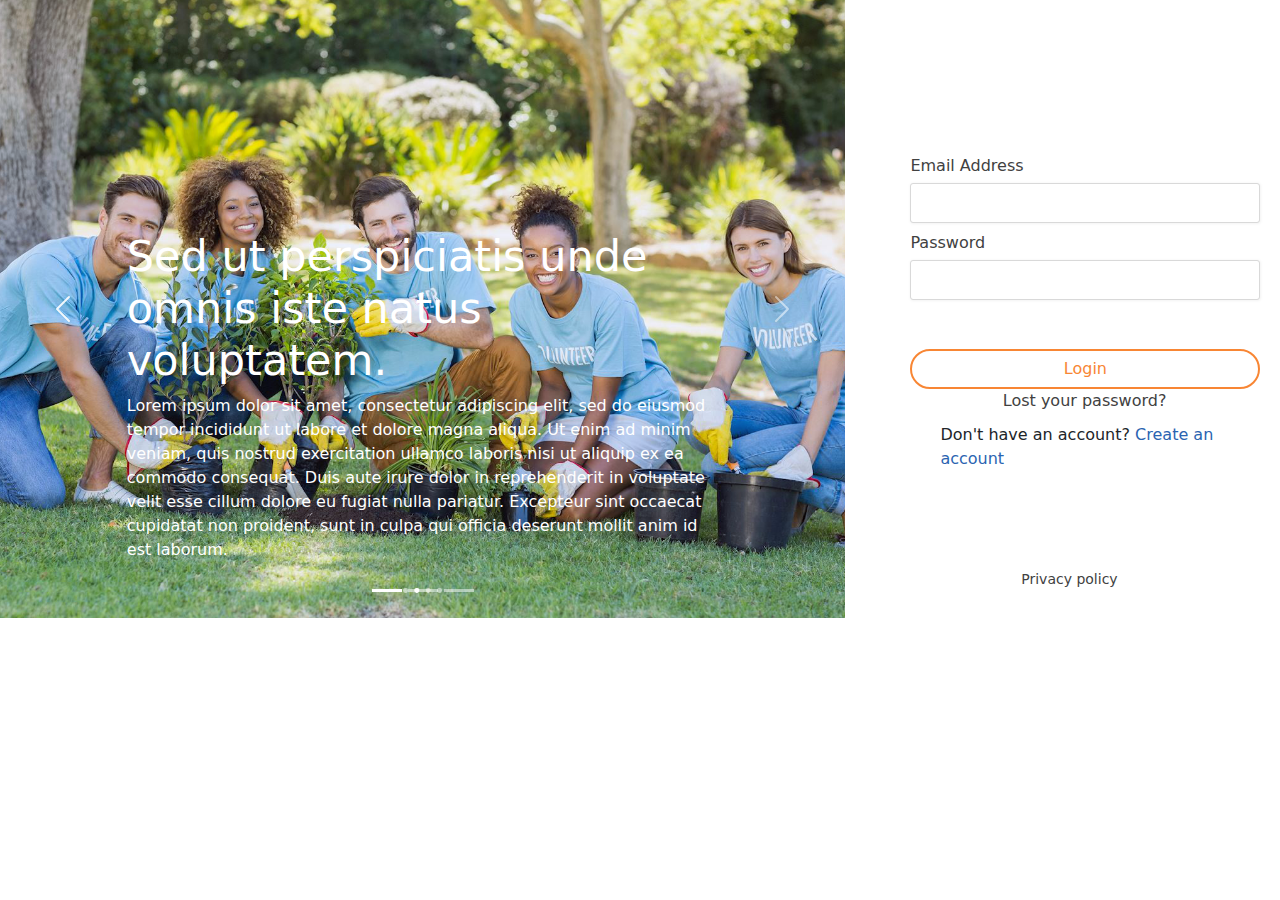
<file: index.html>
<!DOCTYPE html>
<html lang="en">
<head>
    <link href="css/style.css" rel="stylesheet" type="text/css"/>
    <meta charset="UTF-8">
    <meta http-equiv="X-UA-Compatible" content="IE=edge">
    <link rel="stylesheet" href="css\bootstrap.min.css">
    <meta name="viewport" content="width=device-width, initial-scale=1.0">
    <script src="js\bootstrap.min.js"></script>

    <title>Index</title>
</head>


<body >
    <div class="container-fluid  gb-0 gx-0">
        <div class="row">
          <div class="col-lg-8">
            <div id="carouselExampleCaptions" class="carousel slide">
                <div class="carousel-indicators">
                  <button type="button" data-bs-target="#carouselExampleCaptions" data-bs-slide-to="0" class="active" aria-current="true" aria-label="Slide 1"></button>
                  <button type="button" data-bs-target="#carouselExampleCaptions" data-bs-slide-to="1" aria-label="Slide 2"></button>
                  <button type="button" data-bs-target="#carouselExampleCaptions" data-bs-slide-to="2" aria-label="Slide 3"></button>
                </div>
                <div class="carousel-inner">
                  <div class="carousel-item active">
                    <img src="images/Grow-Trees-On-the-path-to-environment-sustainability-login.png" class="d-block w-100" alt="...">
                    <div class="carousel-caption d-none d-md-block">
                      <h5 class="imageheader">Sed ut perspiciatis unde omnis iste natus voluptatem.</h5>
                      <p class="imagecontent">Lorem ipsum dolor sit amet, consectetur adipiscing elit, sed do eiusmod tempor incididunt ut labore et dolore magna aliqua. Ut enim ad minim veniam, quis nostrud exercitation ullamco laboris nisi ut aliquip ex ea commodo consequat. Duis aute irure dolor in reprehenderit in voluptate velit esse cillum dolore eu fugiat nulla pariatur. 
                        Excepteur sint occaecat cupidatat non proident, sunt in culpa qui officia deserunt mollit anim id est laborum.</p>
                    </div>
                  </div>
                  <div class="carousel-item">
                    <img src="images/Grow-Trees-On-the-path-to-environment-sustainability-login.png" class="d-block w-100" alt="...">
                    <div class="carousel-caption d-none d-md-block">
                      <h5 class="imageheader">Sed ut perspiciatis unde omnis iste natus voluptatem.</h5>
                      <p class="imagecontent">Lorem ipsum dolor sit amet, consectetur adipiscing elit, sed do eiusmod tempor incididunt ut labore et dolore magna aliqua. Ut enim ad minim veniam, quis nostrud exercitation ullamco laboris nisi ut aliquip ex ea commodo consequat. Duis aute irure dolor in reprehenderit in voluptate velit esse cillum dolore eu fugiat nulla pariatur.
                         Excepteur sint occaecat cupidatat non proident, sunt in culpa qui officia deserunt mollit anim id est laborum.</p>
                    </div>
                  </div>
                  <div class="carousel-item">
                    <img src="images/Grow-Trees-On-the-path-to-environment-sustainability-login.png" class="d-block w-100" alt="...">
                    <div class="carousel-caption d-none d-md-block">
                      <h5 class="imageheader">Sed ut perspiciatis unde omnis iste natus voluptatem.</h5>
                      <p class="imagecontent">Lorem ipsum dolor sit amet, consectetur adipiscing elit, sed do eiusmod tempor incididunt ut labore et dolore magna aliqua. Ut enim ad minim veniam, quis nostrud exercitation ullamco laboris nisi ut aliquip ex ea commodo consequat. Duis aute irure dolor in reprehenderit in voluptate velit esse cillum dolore eu fugiat nulla pariatur.
                         Excepteur sint occaecat cupidatat non proident, sunt in culpa qui officia deserunt mollit anim id est laborum.</p>
                    </div>
                  </div>
                </div>
                <button class="carousel-control-prev" type="button" data-bs-target="#carouselExampleCaptions" data-bs-slide="prev">
                  <span class="carousel-control-prev-icon" aria-hidden="true"></span>
                  <span class="visually-hidden">Previous</span>
                </button>
                <button class="carousel-control-next" type="button" data-bs-target="#carouselExampleCaptions" data-bs-slide="next">
                  <span class="carousel-control-next-icon" aria-hidden="true"></span>
                  <span class="visually-hidden">Next</span>
                </button>
              </div>
          </div>
          <div class="col-lg-4">
             <div class="col-lg-12">
                <div class="LogIn">
                    <h4 class="mail">Email Address</h4>
                    <input type="email" class="form-control">
                    <h4 class="mail pw">Password</h4>
                    <input class="form-control" type="password">
                    <br>
                    <button class="loginbtn">Login</button>
                    <br>
                    <a href="forgotpassword.html" class="link  lyp">Lost your password?</a>
                    <br>
                    <div class="mna">
                        <h>Don't have an account?</h>
                        <a href="registrationpage.html" class="link nc">Create an account</a>
                    </div>

                    <h3 class="pp">Privacy policy</h3>

                </div>
             </div>
          </div>
        </div>
    </div>
   
</body>
</html>
</file>
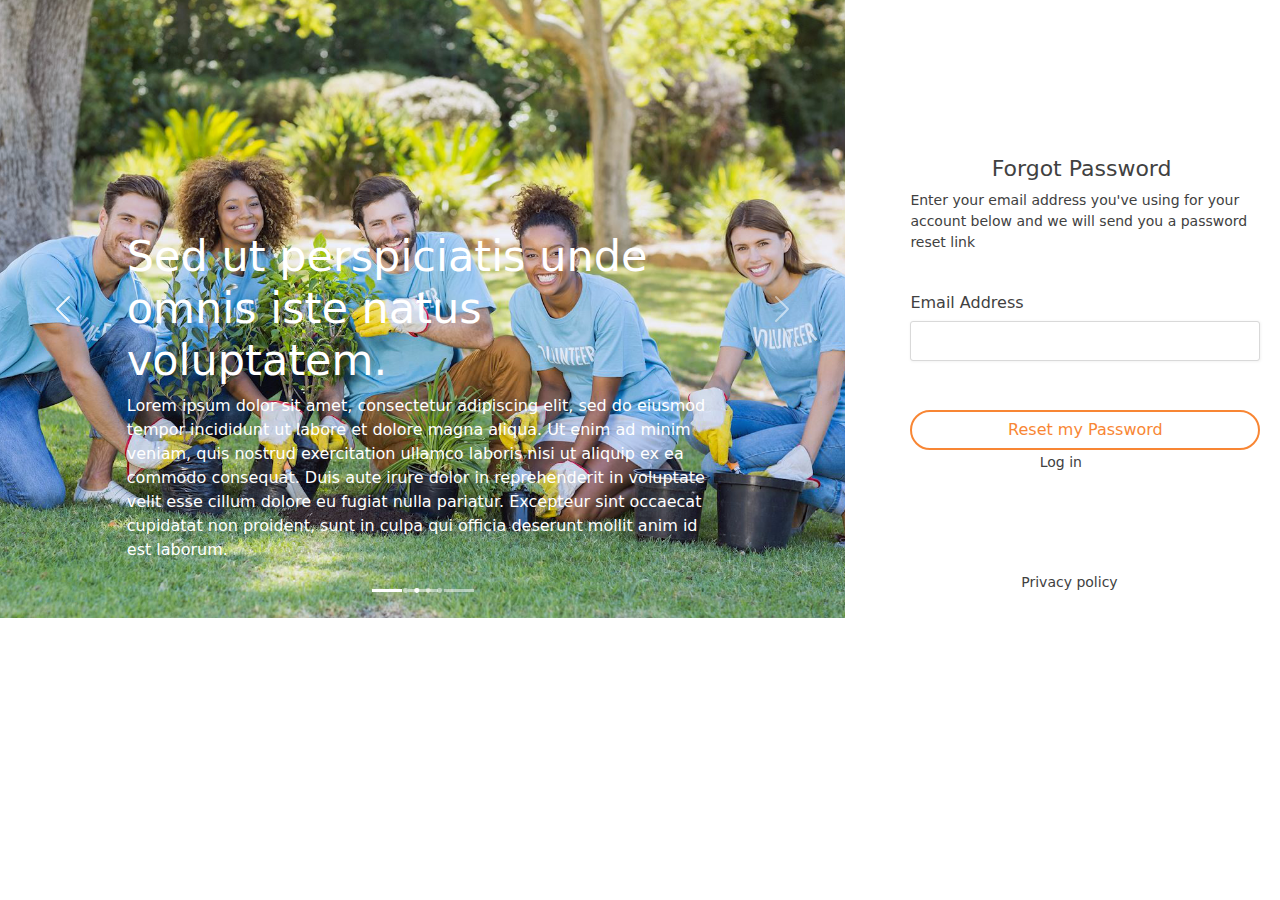
<file: forgotpassword.html>
<!DOCTYPE html>
<html lang="en">
  <head>
    <meta charset="UTF-8" />
    <meta http-equiv="X-UA-Compatible" content="IE=edge" />
    <link href="css/style.css" rel="stylesheet" type="text/css" />
    <link rel="stylesheet" href="css\bootstrap.min.css" />
    <meta name="viewport" content="width=device-width, initial-scale=1.0" />
    <script src="js\bootstrap.min.js"></script>
    <title>Forgot Password</title>
  </head>
  <body>
    <div class="container-fluid gb-0 gx-0">
      <div class="row">
        <div class="col-lg-8">
            <div id="carouselExampleCaptions" class="carousel slide">
                <div class="carousel-indicators">
                  <button type="button" data-bs-target="#carouselExampleCaptions" data-bs-slide-to="0" class="active" aria-current="true" aria-label="Slide 1"></button>
                  <button type="button" data-bs-target="#carouselExampleCaptions" data-bs-slide-to="1" aria-label="Slide 2"></button>
                  <button type="button" data-bs-target="#carouselExampleCaptions" data-bs-slide-to="2" aria-label="Slide 3"></button>
                </div>
                <div class="carousel-inner">
                  <div class="carousel-item active">
                    <img src="images/Grow-Trees-On-the-path-to-environment-sustainability-login.png" class="d-block w-100" alt="...">
                    <div class="carousel-caption d-none d-md-block">
                      <h5 class="imageheader">Sed ut perspiciatis unde omnis iste natus voluptatem.</h5>
                      <p class="imagecontent">Lorem ipsum dolor sit amet, consectetur adipiscing elit, sed do eiusmod tempor incididunt ut labore et dolore magna aliqua. Ut enim ad minim veniam, quis nostrud exercitation ullamco laboris nisi ut aliquip ex ea commodo consequat. Duis aute irure dolor in reprehenderit in voluptate velit esse cillum dolore eu fugiat nulla pariatur. 
                        Excepteur sint occaecat cupidatat non proident, sunt in culpa qui officia deserunt mollit anim id est laborum.</p>
                    </div>
                  </div>
                  <div class="carousel-item">
                    <img src="images/Grow-Trees-On-the-path-to-environment-sustainability-login.png" class="d-block w-100" alt="...">
                    <div class="carousel-caption d-none d-md-block">
                      <h5 class="imageheader">Sed ut perspiciatis unde omnis iste natus voluptatem.</h5>
                      <p class="imagecontent">Lorem ipsum dolor sit amet, consectetur adipiscing elit, sed do eiusmod tempor incididunt ut labore et dolore magna aliqua. Ut enim ad minim veniam, quis nostrud exercitation ullamco laboris nisi ut aliquip ex ea commodo consequat. Duis aute irure dolor in reprehenderit in voluptate velit esse cillum dolore eu fugiat nulla pariatur.
                         Excepteur sint occaecat cupidatat non proident, sunt in culpa qui officia deserunt mollit anim id est laborum.</p>
                    </div>
                  </div>
                  <div class="carousel-item">
                    <img src="images/Grow-Trees-On-the-path-to-environment-sustainability-login.png" class="d-block w-100" alt="...">
                    <div class="carousel-caption d-none d-md-block">
                      <h5 class="imageheader">Sed ut perspiciatis unde omnis iste natus voluptatem.</h5>
                      <p class="imagecontent">Lorem ipsum dolor sit amet, consectetur adipiscing elit, sed do eiusmod tempor incididunt ut labore et dolore magna aliqua. Ut enim ad minim veniam, quis nostrud exercitation ullamco laboris nisi ut aliquip ex ea commodo consequat. Duis aute irure dolor in reprehenderit in voluptate velit esse cillum dolore eu fugiat nulla pariatur.
                         Excepteur sint occaecat cupidatat non proident, sunt in culpa qui officia deserunt mollit anim id est laborum.</p>
                    </div>
                  </div>
                </div>
                <button class="carousel-control-prev" type="button" data-bs-target="#carouselExampleCaptions" data-bs-slide="prev">
                  <span class="carousel-control-prev-icon" aria-hidden="true"></span>
                  <span class="visually-hidden">Previous</span>
                </button>
                <button class="carousel-control-next" type="button" data-bs-target="#carouselExampleCaptions" data-bs-slide="next">
                  <span class="carousel-control-next-icon" aria-hidden="true"></span>
                  <span class="visually-hidden">Next</span>
                </button>
              </div>
        </div>
        <div class="col-lg-4">
          <div class="col-lg-12">
            <div class="ForgotPassword">
              <h3 class="fg">Forgot Password</h3>
              <p>
                Enter your email address you've using for your account below and
                we will send you a password reset link
              </p>
              <br />
              <h3 class="mail">Email Address</h3>

              <input type="email" class="form-control" />
              <br />

              <button class="loginbtn" onclick="location.href = 'newpass.html';">Reset my Password</button>
              
              <br />
              <a href="index.html">Log in</a>

              <h3 class="pp">Privacy policy</h3>
            </div>
          </div>
        </div>
      </div>
    </div>
  </body>
</html>
</file>
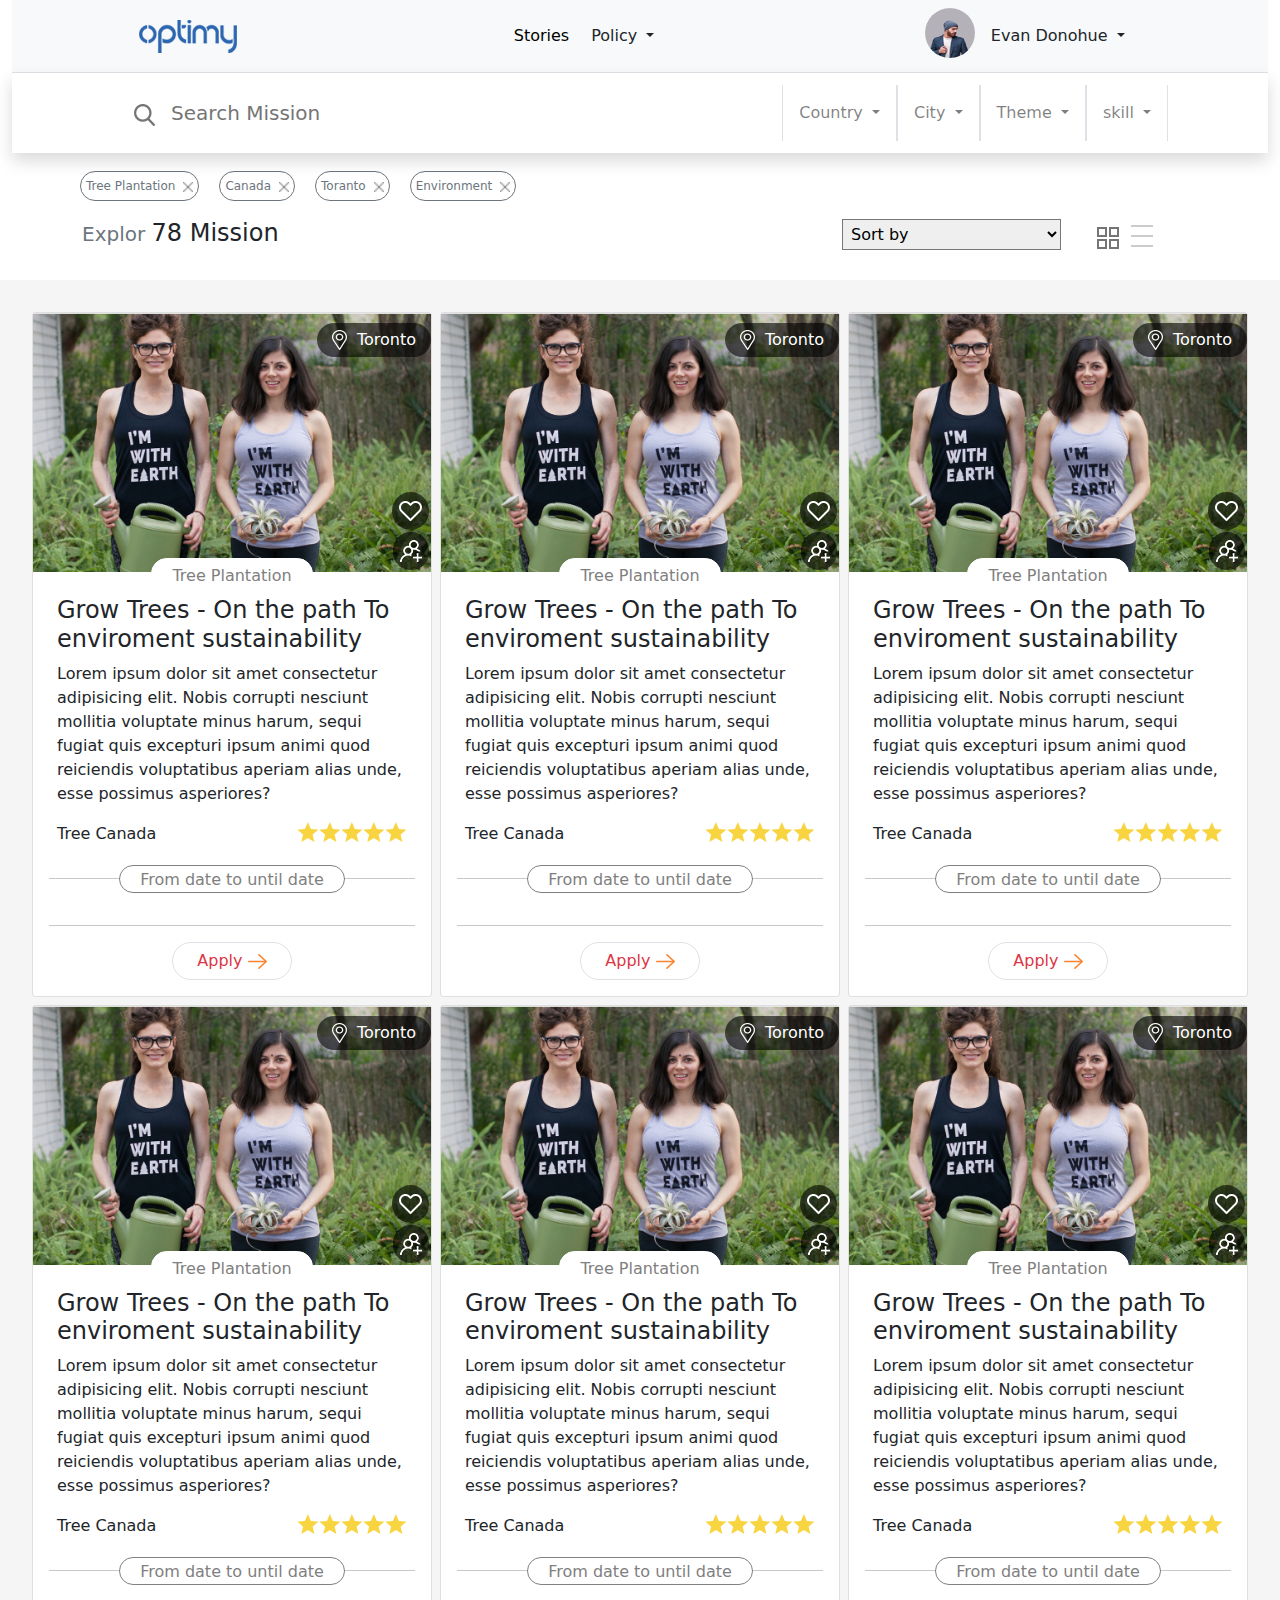
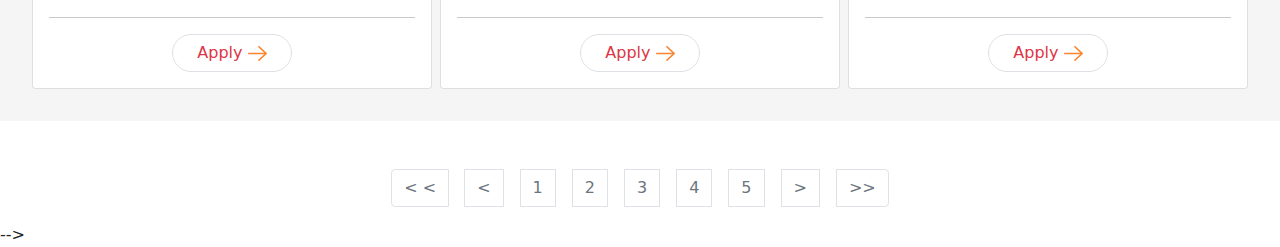
<file: Landing.html>
<!DOCTYPE html>
<html lang="en">

<head>
  <meta charset="UTF-8" />
  <meta http-equiv="X-UA-Compatible" content="IE=edge" />
  <meta name="viewport" content="width=device-width, initial-scale=1.0" />
  <link rel="stylesheet" href="css\bootstrap.min.css" />
  <link href="css/style.css" rel="stylesheet" type="text/css" />
  <link rel="stylesheet" href="css/mission_landing_page.css" />
  <script src="js\bootstrap.min.js"></script>
  <link rel="stylesheet" href="https://cdn.jsdelivr.net/npm/bootstrap-icons@1.10.3/font/bootstrap-icons.css" />
  <script src="https://ajax.googleapis.com/ajax/libs/jquery/3.6.3/jquery.min.js"></script>

  <title>Document</title>

</head>

<body>

  <div class="container-fluid">
    <nav class="navbar navbar-light bg-light border-bottom align-items-center justify-content-around">
      <a class="navbar-brand" id="CompanyLogo">
        <img src="images/logo.png" alt="logo" class="mw-100" />
      </a>
      <div class="d-flex">
        <button class="border-0 bg-transparent">Stories</button>
        <li class="nav-item dropdown" style="list-style: none">
          <button class="nav-link dropdown-toggle border-0 bg-transparent dropdown-toggle p-3 text-dark"
            id="navbarDropdown" role="button" data-bs-toggle="dropdown" aria-expanded="false">
            Policy
          </button>
          <ul class="dropdown-menu" aria-labelledby="navbarDropdown">
            <li><a class="dropdown-item" href="#">Volunteering</a></li>
            <li><a class="dropdown-item" href="#">Sponsored</a></li>


          </ul>
        </li>
      </div>
      <div class="d-flex">
        <img src="images/user-img.png" alt="avatar" class="rounded-circle" height="50" width="50" />
        <li class="nav-item dropdown" style="list-style: none">
          <button class="nav-link dropdown-toggle border-0 bg-transparent dropdown-toggle p-3 text-dark HideThisClass"
            id="navbarDropdown" role="button" data-bs-toggle="dropdown" aria-expanded="false">
            Evan Donohue
          </button>
          <ul class="dropdown-menu" aria-labelledby="navbarDropdown">
            <li><a class="dropdown-item" href="#">Dashboard</a></li>
            <li><a class="dropdown-item" href="#">My Account</a></li>
            <li><a class="dropdown-item" href="#">Help Center</a></li>
            <li><a class="dropdown-item" href="#">Log Out</a></li>

          </ul>
        </li>
      </div>
    </nav>



    <nav class="navbar navbar-light bg-light shadow p-0 m-0 bg-body NewClassForHeight">
      <div>
        <a class="navbar-brand SearchLanding">
          <img src="images/search.png" alt="logo" class="mw-100" />
          <input type="text" placeholder="Search Mission" class="border-0 bg-transparent" />
        </a>
      </div>
      <div class="d-flex align-content-around collapse" id="res-dropdown">
        <div class="bg-body border border-bottom-0 border-top-0" id="Country">

          <li class="nav-item dropdown" style="list-style: none">
            <button class="nav-link dropdown-toggle border-0 bg-transparent dropdown-toggle p-3 text-black-50"
              id="navbarDropdown" role="button" data-bs-toggle="dropdown" aria-expanded="false">
              Country
            </button>
            <ul class="dropdown-menu" aria-labelledby="navbarDropdown">
              <li class="ps-4 m-1"> <input class="form-check-input" onchange="CheckBoxListener()" type="checkbox"
                  value="Afghanistan" id="Afghanistan">
                <label class="form-check-label" for="flexCheckDefault">
                  Afghanistan
                </label>
              </li>
              <li class="ps-4 m-1"> <input class="form-check-input" onchange="CheckBoxListener()" type="checkbox"
                  value="Albania" id="Albania">
                <label class="form-check-label" for="flexCheckDefault">
                  Albania
                </label>
              </li>

              <li class="ps-4 m-1"> <input class="form-check-input" onchange="CheckBoxListener()" type="checkbox"
                  value="Algeria" id="Algeria">
                <label class="form-check-label" for="flexCheckDefault">
                  Algeria
                </label>
              </li>

              <li class="ps-4 m-1"> <input class="form-check-input" onchange="CheckBoxListener()" type="checkbox"
                  value="Barbados" id=" Barbados">
                <label class="form-check-label" for="flexCheckDefault">
                  Barbados
                </label>
              </li>

              <li class="ps-4 m-1"> <input class="form-check-input" onchange="CheckBoxListener()" type="checkbox"
                  value="Belarus" id="Belarus">
                <label class="form-check-label" for="flexCheckDefault">
                  Belarus
                </label>
              </li>

            </ul>
          </li>
        </div>

        <div class="bg-body border border-bottom-0 border-top-0">
          <li class="nav-item dropdown" style="list-style: none">
            <button class="nav-link dropdown-toggle border-0 bg-transparent dropdown-toggle p-3 text-black-50"
              id="navbarDropdown" role="button" data-bs-toggle="dropdown" aria-expanded="false">
              City
            </button>
            <ul class="dropdown-menu" aria-labelledby="navbarDropdown">
              <li class="ps-4 m-1"> <input class="form-check-input" onchange="CheckBoxListener()" type="checkbox"
                  value="Tirana" id="Tirana">
                <label class="form-check-label" for="flexCheckDefault">
                  Tirana
                </label>
              </li>
              <li class="ps-4 m-1"> <input class="form-check-input" onchange="CheckBoxListener()" type="checkbox"
                  value="Banglore" id="Banglore">
                <label class="form-check-label" for="flexCheckDefault">
                  Banglore
                </label>
              </li>

              <li class="ps-4 m-1"> <input class="form-check-input" onchange="CheckBoxListener()" type="checkbox"
                  value="Delhi" id="Delhi">
                <label class="form-check-label" for="flexCheckDefault">
                  Delhi
                </label>
              </li>

              <li class="ps-4 m-1"> <input class="form-check-input" onchange="CheckBoxListener()" type="checkbox"
                  value="Mumbai" id="Mumbai">
                <label class="form-check-label" for="flexCheckDefault">
                  Mumbai
                </label>
              </li>

              <li class="ps-4 m-1"> <input class="form-check-input" onchange="CheckBoxListener()" type="checkbox"
                  value="Gandinagar" id="Gandinagar">
                <label class="form-check-label" for="flexCheckDefault">
                  Gandinagar
                </label>
              </li>
            </ul>
          </li>
        </div>
        <div class="bg-body border border-bottom-0 border-top-0">
          <li class="nav-item dropdown" style="list-style: none">
            <button class="nav-link dropdown-toggle border-0 bg-transparent dropdown-toggle p-3 text-black-50"
              id="navbarDropdown" role="button" data-bs-toggle="dropdown" aria-expanded="false">
              Theme
            </button>
            <ul class="dropdown-menu" aria-labelledby="navbarDropdown">
              <li class="ps-4 m-1"> <input class="form-check-input" type="checkbox" onchange="CheckBoxListener()"
                  value="Education" id="Education">
                <label class="form-check-label" for="flexCheckDefault">
                  Education
                </label>
              </li>
              <li class="ps-4 m-1"> <input class="form-check-input" type="checkbox" onchange="CheckBoxListener()"
                  value="Children" id="Children">
                <label class="form-check-label" for="flexCheckDefault">
                  Children
                </label>
              </li>

              <li class="ps-4 m-1"> <input class="form-check-input" type="checkbox" onchange="CheckBoxListener()"
                  value="Health" id="Health">
                <label class="form-check-label" for="flexCheckDefault">
                  Health
                </label>
              </li>

              <li class="ps-4 m-1"> <input class="form-check-input" type="checkbox" onchange="CheckBoxListener()"
                  value="Animals" id="Animals">
                <label class="form-check-label" for="flexCheckDefault">
                  Animals
                </label>
              </li>

              <li class="ps-4 m-1"> <input class="form-check-input" type="checkbox" onchange="CheckBoxListener()"
                  value="Environment" id="Environment">
                <label class="form-check-label" for="flexCheckDefault">
                  Environment
                </label>
              </li>

              <li class="ps-4 m-1"> <input class="form-check-input" type="checkbox" onchange="CheckBoxListener()"
                  value="Nutritions" id="Nutritions">
                <label class="form-check-label" for="flexCheckDefault">
                  Nutritions
                </label>
              </li>

            </ul>
          </li>
        </div>
        <div class="bg-body border border-bottom-0 border-top-0">
          <li class="nav-item dropdown" style="list-style: none">
            <button class="nav-link dropdown-toggle border-0 bg-transparent dropdown-toggle p-3 text-black-50"
              id="navbarDropdown" role="button" data-bs-toggle="dropdown" aria-expanded="false">
              skill
            </button>
            <ul class="dropdown-menu" aria-labelledby="navbarDropdown">
              <li class="ps-4 m-1"> <input class="form-check-input" type="checkbox" onchange="CheckBoxListener()"
                  value="" id="flexCheckChecked">
                <label class="form-check-label" for="flexCheckDefault">
                  Astronomy
                </label>
              </li>
              <li class="ps-4 m-1"> <input class="form-check-input" type="checkbox" onchange="CheckBoxListener()"
                  value="" id="flexCheckChecked">
                <label class="form-check-label" for="flexCheckDefault">
                  Computer
                </label>
              </li>

              <li class="ps-4 m-1"> <input class="form-check-input" type="checkbox" onchange="CheckBoxListener()"
                  value="" id="flexCheckChecked">
                <label class="form-check-label" for="flexCheckDefault">
                  History
                </label>
              </li>

              <li class="ps-4 m-1"> <input class="form-check-input" type="checkbox" onchange="CheckBoxListener()"
                  value="" id="flexCheckChecked">
                <label class="form-check-label" for="flexCheckDefault">
                  Research
                </label>
              </li>
            </ul>
          </li>
        </div>
      </div>
    </nav>
  </div>


  <div class="container-fluid">
    <div class="container mt-2">

      <div class="row">
        <div class="col-1 border border-secondary text-muted" style="width:fit-content" id="FilterDiv">Tree Plantation<a
            class="ps-2"><img src="images/cancel.png" height="10" width="10"></a></div>

        <div class="col-1 border border-secondary text-muted" style="width:fit-content" id="FilterDiv">Canada<a
            class="ps-2"><img src="images/cancel.png" height="10" width="10"></a></div>



        <div class="col-1 border border-secondary text-muted" style="width:fit-content" id="FilterDiv">Toranto<a
            class="ps-2"><img src="images/cancel.png" height="10" width="10"></a></div>



        <div class="col-1 border border-secondary text-muted" style="width:fit-content" id="FilterDiv">Environment<a
            class="ps-2"><img src="images/cancel.png" height="10" width="10"></a></div>


      </div>
    </div>
  </div>


  <div class="container-fluid gy-0">
    <div class="container mt-2">

      <div class="row">
        <div class="col-8 h5">
          <p class="text-muted" style="display: inline;">Explor</p> <span><b class="h4">78 Mission</b></span>
        </div>

        <div class="col-2" style="width:fit-content">

          <select name="language" class="ddown" id="language">
            <option value="">Sort by</option>
            <option value="">Newest</option>
            <option value="">Oldest</option>
            <option value="">Lowest Available Seats</option>
            <option value="java">Highest Available Seats</option>
            <option value="java">Sort By Favourite</option>
            <option value="java">Sort By Deadline</option>
          </select>


        </div>

        <div class="d-flex justify-content-between mt-1" style="width: fit-content;">
          <a class="border-0 text-decoration-none mx-2" id="gridViewBtn" onclick="opengrid()"><img
              src="./images/grid.png" id="chumantar" alt="" srcset="" /></a>
          <a class="border-0 text-decoration-none" onclick="openlist()"><img src="./images/list.png" id="chumantar"
              alt="" srcset="" /></a>
        </div>
      </div>

    </div>
  </div>
  </div>

  <div class="container-fluid mt-4 ps-4 pe-4 listview backgroundcolor py-4" id="listview" style="display: none">
    <div class="card mb-4">
      <div class="row g-0">
        <div class="col-3">
          <div class="mission-image h-100">
            <img src="./images/CSR-initiative-stands-for-Coffee--and-Farmer-Equity-4.png" class="img-fluid h-100 w-100"
              alt="..." />
            <div class="pin">
              <img src="./images/pin.png" alt="" class="" />&nbsp; Toronto
            </div>
            <div class="favourite">
              <img src="./images/heart.png" alt="" class="mw-50 mh-50" />
            </div>
            <div class="adduser">
              <img src="./images/user.png" alt="" class="mw-50 mh-50" />
            </div>
            <div class="d-flex justify-content-center">
              <p class="card-title position-absolute" id="list-card">
                Tree Plantation
              </p>
            </div>
          </div>
        </div>
        <div class="col-9">
          <div class="card-body">
            <div class="d-flex justify-content-between">
              <div>
                <div class="d-flex text-muted font-monospace">
                  <div>
                    <img src="./images/pin1.png" alt="" class="px-2 pb-0" />Toranto
                  </div>
                  <div>
                    <img src="./images/web.png" alt="" class="px-2 pb-0" />Enviromental
                  </div>
                  <div>
                    <img src="./images/organization.png" alt="" class="px-2 pb-0" />Organization
                  </div>
                </div>
              </div>
              <div>
                <div class="d-flex">
                  <img src="./images/selected-star.png" alt="" />
                  <img src="./images/selected-star.png" alt="" />
                  <img src="./images/selected-star.png" alt="" />
                  <img src="./images/selected-star.png" alt="" />
                  <img src="./images/selected-star.png" alt="" />
                </div>
              </div>
            </div>
            <div class="card-text pt-1">
              <h2 class="font-monospace">Planting and activities</h2>
              <p>
                Lorem ipsum dolor sit amet consectetur adipisicing elit.
                Necessitatibus ut possimus inventore id ab fuga? Eum,
                dolorum autem quisquam odit perferendis culpa, labore
                asperiores doloribus iure vero ipsa aut sequi.
              </p>
            </div>
            <div class="d-flex justify-content-between">
              <div class="d-flex justify-content-around flex-grow-1">
                <div class="d-flex align-items-center">
                  <div class="flex-shrink-0">
                    <img src="./images/Seats-left.png" alt="..." />
                  </div>
                  <div class="d-flex flex-column flex-grow-1 ms-3">
                    <div>90</div>
                    <div style="font-size: small">Seats Left</div>
                  </div>
                </div>
                <div class="d-flex align-items-center">
                  <div class="flex-shrink-0">
                    <img src="./images/Seats-left.png" alt="..." />
                  </div>
                  <div class="d-flex flex-column flex-grow-1 ms-3">
                    <div>90</div>
                    <div style="font-size: small">Seats Left</div>
                  </div>
                </div>
                <div class="d-flex align-items-center">
                  <div class="flex-shrink-0">
                    <img src="./images/Seats-left.png" alt="..." />
                  </div>
                  <div class="d-flex flex-column flex-grow-1 ms-3">
                    <div>90</div>
                    <div style="font-size: small">Seats Left</div>
                  </div>
                </div>
                <div class="d-flex align-items-center">
                  <div class="flex-shrink-0">
                    <img src="./images/Seats-left.png" alt="..." />
                  </div>
                  <div class="d-flex flex-column flex-grow-1 ms-3">
                    <div>90</div>
                    <div style="font-size: small">Seats Left</div>
                  </div>
                </div>
              </div>

              <div>
                <div class="d-flex justify-content-center">
                  <button class="rounded-pill shadow-sm border-0 bg-transparent p-2">
                    Apply <img src="./images/right-arrow.png" alt="" />
                  </button>
                </div>
              </div>
            </div>
          </div>
        </div>
      </div>
    </div>
    <div class="card mb-4">
      <div class="row g-0">
        <div class="col-3">
          <div class="mission-image h-100">
            <img src="./images/CSR-initiative-stands-for-Coffee--and-Farmer-Equity-4.png" class="img-fluid h-100 w-100"
              alt="..." />
            <div class="pin">
              <img src="./images/pin.png" alt="" class="" />&nbsp; Toronto
            </div>
            <div class="favourite">
              <img src="./images/heart.png" alt="" class="mw-50 mh-50" />
            </div>
            <div class="adduser">
              <img src="./images/user.png" alt="" class="mw-50 mh-50" />
            </div>
            <div class="d-flex justify-content-center">
              <p class="card-title position-absolute" id="list-card">
                Tree Plantation
              </p>
            </div>
          </div>
        </div>
        <div class="col-9">
          <div class="card-body">
            <div class="d-flex justify-content-between">
              <div>
                <div class="d-flex text-muted font-monospace">
                  <div>
                    <img src="./images/pin1.png" alt="" class="px-2 pb-0" />Toranto
                  </div>
                  <div>
                    <img src="./images/web.png" alt="" class="px-2 pb-0" />Enviromental
                  </div>
                  <div>
                    <img src="./images/organization.png" alt="" class="px-2 pb-0" />Organization
                  </div>
                </div>
              </div>
              <div>
                <div class="d-flex">
                  <img src="./images/selected-star.png" alt="" />
                  <img src="./images/selected-star.png" alt="" />
                  <img src="./images/selected-star.png" alt="" />
                  <img src="./images/selected-star.png" alt="" />
                  <img src="./images/selected-star.png" alt="" />
                </div>
              </div>
            </div>
            <div class="card-text pt-1">
              <h2 class="font-monospace">Planting and activities</h2>
              <p>
                Lorem ipsum dolor sit amet consectetur adipisicing elit.
                Necessitatibus ut possimus inventore id ab fuga? Eum,
                dolorum autem quisquam odit perferendis culpa, labore
                asperiores doloribus iure vero ipsa aut sequi.
              </p>
            </div>
            <div class="d-flex justify-content-between">
              <div class="d-flex justify-content-around flex-grow-1">
                <div class="d-flex align-items-center">
                  <div class="flex-shrink-0">
                    <img src="./images/Seats-left.png" alt="..." />
                  </div>
                  <div class="d-flex flex-column flex-grow-1 ms-3">
                    <div>90</div>
                    <div style="font-size: small">Seats Left</div>
                  </div>
                </div>
                <div class="d-flex align-items-center">
                  <div class="flex-shrink-0">
                    <img src="./images/Seats-left.png" alt="..." />
                  </div>
                  <div class="d-flex flex-column flex-grow-1 ms-3">
                    <div>90</div>
                    <div style="font-size: small">Seats Left</div>
                  </div>
                </div>
                <div class="d-flex align-items-center">
                  <div class="flex-shrink-0">
                    <img src="./images/Seats-left.png" alt="..." />
                  </div>
                  <div class="d-flex flex-column flex-grow-1 ms-3">
                    <div>90</div>
                    <div style="font-size: small">Seats Left</div>
                  </div>
                </div>
                <div class="d-flex align-items-center">
                  <div class="flex-shrink-0">
                    <img src="./images/Seats-left.png" alt="..." />
                  </div>
                  <div class="d-flex flex-column flex-grow-1 ms-3">
                    <div>90</div>
                    <div style="font-size: small">Seats Left</div>
                  </div>
                </div>
              </div>

              <div>
                <div class="d-flex justify-content-center">
                  <button class="rounded-pill shadow-sm border-0 bg-transparent p-2">
                    Apply <img src="./images/right-arrow.png" alt="" />
                  </button>
                </div>
              </div>
            </div>
          </div>
        </div>
      </div>
    </div>
    <div class="card mb-4">
      <div class="row g-0">
        <div class="col-3">
          <div class="mission-image h-100">
            <img src="./images/CSR-initiative-stands-for-Coffee--and-Farmer-Equity-4.png" class="img-fluid h-100 w-100"
              alt="..." />
            <div class="pin">
              <img src="./images/pin.png" alt="" class="" />&nbsp; Toronto
            </div>
            <div class="favourite">
              <img src="./images/heart.png" alt="" class="mw-50 mh-50" />
            </div>
            <div class="adduser">
              <img src="./images/user.png" alt="" class="mw-50 mh-50" />
            </div>
            <div class="d-flex justify-content-center">
              <p class="card-title position-absolute" id="list-card">
                Tree Plantation
              </p>
            </div>
          </div>
        </div>
        <div class="col-9">
          <div class="card-body">
            <div class="d-flex justify-content-between">
              <div>
                <div class="d-flex text-muted font-monospace">
                  <div>
                    <img src="./images/pin1.png" alt="" class="px-2 pb-0" />Toranto
                  </div>
                  <div>
                    <img src="./images/web.png" alt="" class="px-2 pb-0" />Enviromental
                  </div>
                  <div>
                    <img src="./images/organization.png" alt="" class="px-2 pb-0" />Organization
                  </div>
                </div>
              </div>
              <div>
                <div class="d-flex">
                  <img src="./images/selected-star.png" alt="" />
                  <img src="./images/selected-star.png" alt="" />
                  <img src="./images/selected-star.png" alt="" />
                  <img src="./images/selected-star.png" alt="" />
                  <img src="./images/selected-star.png" alt="" />
                </div>
              </div>
            </div>
            <div class="card-text pt-1">
              <h2 class="font-monospace">Planting and activities</h2>
              <p>
                Lorem ipsum dolor sit amet consectetur adipisicing elit.
                Necessitatibus ut possimus inventore id ab fuga? Eum,
                dolorum autem quisquam odit perferendis culpa, labore
                asperiores doloribus iure vero ipsa aut sequi.
              </p>
            </div>
            <div class="d-flex justify-content-between">
              <div class="d-flex justify-content-around flex-grow-1">
                <div class="d-flex align-items-center">
                  <div class="flex-shrink-0">
                    <img src="./images/Seats-left.png" alt="..." />
                  </div>
                  <div class="d-flex flex-column flex-grow-1 ms-3">
                    <div>90</div>
                    <div style="font-size: small">Seats Left</div>
                  </div>
                </div>
                <div class="d-flex align-items-center">
                  <div class="flex-shrink-0">
                    <img src="./images/Seats-left.png" alt="..." />
                  </div>
                  <div class="d-flex flex-column flex-grow-1 ms-3">
                    <div>90</div>
                    <div style="font-size: small">Seats Left</div>
                  </div>
                </div>
                <div class="d-flex align-items-center">
                  <div class="flex-shrink-0">
                    <img src="./images/Seats-left.png" alt="..." />
                  </div>
                  <div class="d-flex flex-column flex-grow-1 ms-3">
                    <div>90</div>
                    <div style="font-size: small">Seats Left</div>
                  </div>
                </div>
                <div class="d-flex align-items-center">
                  <div class="flex-shrink-0">
                    <img src="./images/Seats-left.png" alt="..." />
                  </div>
                  <div class="d-flex flex-column flex-grow-1 ms-3">
                    <div>90</div>
                    <div style="font-size: small">Seats Left</div>
                  </div>
                </div>
              </div>

              <div>
                <div class="d-flex justify-content-center">
                  <button class="rounded-pill shadow-sm border-0 bg-transparent p-2">
                    Apply <img src="./images/right-arrow.png" alt="" />
                  </button>
                </div>
              </div>
            </div>
          </div>
        </div>
      </div>
    </div>
    <div class="card mb-4">
      <div class="row g-0">
        <div class="col-3">
          <div class="mission-image h-100">
            <img src="./images/CSR-initiative-stands-for-Coffee--and-Farmer-Equity-4.png" class="img-fluid h-100 w-100"
              alt="..." />
            <div class="pin">
              <img src="./images/pin.png" alt="" class="" />&nbsp; Toronto
            </div>
            <div class="favourite">
              <img src="./images/heart.png" alt="" class="mw-50 mh-50" />
            </div>
            <div class="adduser">
              <img src="./images/user.png" alt="" class="mw-50 mh-50" />
            </div>
            <div class="d-flex justify-content-center">
              <p class="card-title position-absolute" id="list-card">
                Tree Plantation
              </p>
            </div>
          </div>
        </div>
        <div class="col-9">
          <div class="card-body">
            <div class="d-flex justify-content-between">
              <div>
                <div class="d-flex text-muted font-monospace">
                  <div>
                    <img src="./images/pin1.png" alt="" class="px-2 pb-0" />Toranto
                  </div>
                  <div>
                    <img src="./images/web.png" alt="" class="px-2 pb-0" />Enviromental
                  </div>
                  <div>
                    <img src="./images/organization.png" alt="" class="px-2 pb-0" />Organization
                  </div>
                </div>
              </div>
              <div>
                <div class="d-flex">
                  <img src="./images/selected-star.png" alt="" />
                  <img src="./images/selected-star.png" alt="" />
                  <img src="./images/selected-star.png" alt="" />
                  <img src="./images/selected-star.png" alt="" />
                  <img src="./images/selected-star.png" alt="" />
                </div>
              </div>
            </div>
            <div class="card-text pt-1">
              <h2 class="font-monospace">Planting and activities</h2>
              <p>
                Lorem ipsum dolor sit amet consectetur adipisicing elit.
                Necessitatibus ut possimus inventore id ab fuga? Eum,
                dolorum autem quisquam odit perferendis culpa, labore
                asperiores doloribus iure vero ipsa aut sequi.
              </p>
            </div>
            <div class="d-flex justify-content-between">
              <div class="d-flex justify-content-around flex-grow-1">
                <div class="d-flex align-items-center">
                  <div class="flex-shrink-0">
                    <img src="./images/Seats-left.png" alt="..." />
                  </div>
                  <div class="d-flex flex-column flex-grow-1 ms-3">
                    <div>90</div>
                    <div style="font-size: small">Seats Left</div>
                  </div>
                </div>
                <div class="d-flex align-items-center">
                  <div class="flex-shrink-0">
                    <img src="./images/Seats-left.png" alt="..." />
                  </div>
                  <div class="d-flex flex-column flex-grow-1 ms-3">
                    <div>90</div>
                    <div style="font-size: small">Seats Left</div>
                  </div>
                </div>
                <div class="d-flex align-items-center">
                  <div class="flex-shrink-0">
                    <img src="./images/Seats-left.png" alt="..." />
                  </div>
                  <div class="d-flex flex-column flex-grow-1 ms-3">
                    <div>90</div>
                    <div style="font-size: small">Seats Left</div>
                  </div>
                </div>
                <div class="d-flex align-items-center">
                  <div class="flex-shrink-0">
                    <img src="./images/Seats-left.png" alt="..." />
                  </div>
                  <div class="d-flex flex-column flex-grow-1 ms-3">
                    <div>90</div>
                    <div style="font-size: small">Seats Left</div>
                  </div>
                </div>
              </div>

              <div>
                <div class="d-flex justify-content-center">
                  <button class="rounded-pill shadow-sm border-0 bg-transparent p-2">
                    Apply <img src="./images/right-arrow.png" alt="" />
                  </button>
                </div>
              </div>
            </div>
          </div>
        </div>
      </div>
    </div>
  </div>





  <div class="container-fluid mt-4 gridview backgroundcolor pb-3 pt-2" id="gridview">
    <div class="row row-cols-1 row-cols-sm-2 row-cols-md-3 g-2 m-3">
      <div class="col">
        <div class="card">
          <!-- ./images -------------------------------------------------------------------------------->
          <div class="mission-image">
            <img src="./images/CSR-initiative-stands-for-Coffee--and-Farmer-Equity-4.png" alt="" class="w-100" />
            <div class="pin">
              <img src="./images/pin.png" alt="" class="" />&nbsp; Toronto
            </div>
            <div class="favourite">
              <img src="./images/heart.png" alt="" class="mw-50 mh-50" />
            </div>
            <div class="adduser">
              <img src="./images/user.png" alt="" class="mw-50 mh-50" />
            </div>
          </div>
          <!-- Card Body ---------------------------------------------------------------------------->
          <div class="card-body">
            <div class="d-flex justify-content-center">
              <p class="card-title position-absolute">Tree Plantation</p>
            </div>
            <div class="m-2">
              <h4 class="card-text">
                Grow Trees - On the path To enviroment sustainability
              </h4>
              <p>
                Lorem ipsum dolor sit amet consectetur adipisicing elit.
                Nobis corrupti nesciunt mollitia voluptate minus harum,
                sequi fugiat quis excepturi ipsum animi quod reiciendis
                voluptatibus aperiam alias unde, esse possimus asperiores?
              </p>
              <div class="d-flex justify-content-between">
                <p>Tree Canada</p>
                <div>
                  <div class="d-flex">
                    <img src="./images/selected-star.png" alt="" class="mw-100" /><img src="./images/selected-star.png"
                      alt="" /><img src="./images/selected-star.png" alt="" /><img src="./images/selected-star.png"
                      alt="" /><img src="./images/selected-star.png" alt="" />
                  </div>
                </div>
              </div>
            </div>
            <hr />
            <div class="d-flex justify-content-center">
              <p class="DateTime-title">From date to until date</p>
            </div>
            <div></div>
            <hr />
            <div class="d-flex justify-content-center">
              <a class="btn border text-danger bg-gradient rounded-pill px-4">Apply <img src="./images/right-arrow.png"
                  alt="" /></a>
            </div>
          </div>
        </div>
      </div>
      <div class="col">
        <div class="card">
          <!-- ./images -------------------------------------------------------------------------------->
          <div class="mission-image">
            <img src="./images/CSR-initiative-stands-for-Coffee--and-Farmer-Equity-4.png" alt="" class="w-100" />
            <div class="pin">
              <img src="./images/pin.png" alt="" class="" />&nbsp; Toronto
            </div>
            <div class="favourite">
              <img src="./images/heart.png" alt="" class="mw-50 mh-50" />
            </div>
            <div class="adduser">
              <img src="./images/user.png" alt="" class="mw-50 mh-50" />
            </div>
          </div>
          <!-- Card Body ---------------------------------------------------------------------------->
          <div class="card-body">
            <div class="d-flex justify-content-center">
              <p class="card-title position-absolute">Tree Plantation</p>
            </div>
            <div class="m-2">
              <h4 class="card-text">
                Grow Trees - On the path To enviroment sustainability
              </h4>
              <p>
                Lorem ipsum dolor sit amet consectetur adipisicing elit.
                Nobis corrupti nesciunt mollitia voluptate minus harum,
                sequi fugiat quis excepturi ipsum animi quod reiciendis
                voluptatibus aperiam alias unde, esse possimus asperiores?
              </p>
              <div class="d-flex justify-content-between">
                <p>Tree Canada</p>
                <div>
                  <div class="d-flex">
                    <img src="./images/selected-star.png" alt="" class="mw-100" /><img src="./images/selected-star.png"
                      alt="" /><img src="./images/selected-star.png" alt="" /><img src="./images/selected-star.png"
                      alt="" /><img src="./images/selected-star.png" alt="" />
                  </div>
                </div>
              </div>
            </div>
            <hr />
            <div class="d-flex justify-content-center">
              <p class="DateTime-title">From date to until date</p>
            </div>
            <div></div>
            <hr />
            <div class="d-flex justify-content-center">
              <a class="btn border text-danger bg-gradient rounded-pill px-4">Apply <img src="./images/right-arrow.png"
                  alt="" /></a>
            </div>
          </div>
        </div>
      </div>
      <div class="col">
        <div class="card">
          <!-- ./images -------------------------------------------------------------------------------->
          <div class="mission-image">
            <img src="./images/CSR-initiative-stands-for-Coffee--and-Farmer-Equity-4.png" alt="" class="w-100" />
            <div class="pin">
              <img src="./images/pin.png" alt="" class="" />&nbsp; Toronto
            </div>
            <div class="favourite">
              <img src="./images/heart.png" alt="" class="mw-50 mh-50" />
            </div>
            <div class="adduser">
              <img src="./images/user.png" alt="" class="mw-50 mh-50" />
            </div>
          </div>
          <!-- Card Body ---------------------------------------------------------------------------->
          <div class="card-body">
            <div class="d-flex justify-content-center">
              <p class="card-title position-absolute">Tree Plantation</p>
            </div>
            <div class="m-2">
              <h4 class="card-text">
                Grow Trees - On the path To enviroment sustainability
              </h4>
              <p>
                Lorem ipsum dolor sit amet consectetur adipisicing elit.
                Nobis corrupti nesciunt mollitia voluptate minus harum,
                sequi fugiat quis excepturi ipsum animi quod reiciendis
                voluptatibus aperiam alias unde, esse possimus asperiores?
              </p>
              <div class="d-flex justify-content-between">
                <p>Tree Canada</p>
                <div>
                  <div class="d-flex">
                    <img src="./images/selected-star.png" alt="" class="mw-100" /><img src="./images/selected-star.png"
                      alt="" /><img src="./images/selected-star.png" alt="" /><img src="./images/selected-star.png"
                      alt="" /><img src="./images/selected-star.png" alt="" />
                  </div>
                </div>
              </div>
            </div>
            <hr />
            <div class="d-flex justify-content-center">
              <p class="DateTime-title">From date to until date</p>
            </div>
            <div></div>
            <hr />
            <div class="d-flex justify-content-center">
              <a class="btn border text-danger bg-gradient rounded-pill px-4">Apply <img src="./images/right-arrow.png"
                  alt="" /></a>
            </div>
          </div>
        </div>
      </div>
      <div class="col">
        <div class="card">
          <!-- ./images -------------------------------------------------------------------------------->
          <div class="mission-image">
            <img src="./images/CSR-initiative-stands-for-Coffee--and-Farmer-Equity-4.png" alt="" class="w-100" />
            <div class="pin">
              <img src="./images/pin.png" alt="" class="" />&nbsp; Toronto
            </div>
            <div class="favourite">
              <img src="./images/heart.png" alt="" class="mw-50 mh-50" />
            </div>
            <div class="adduser">
              <img src="./images/user.png" alt="" class="mw-50 mh-50" />
            </div>
          </div>
          <!-- Card Body ---------------------------------------------------------------------------->
          <div class="card-body">
            <div class="d-flex justify-content-center">
              <p class="card-title position-absolute">Tree Plantation</p>
            </div>
            <div class="m-2">
              <h4 class="card-text">
                Grow Trees - On the path To enviroment sustainability
              </h4>
              <p>
                Lorem ipsum dolor sit amet consectetur adipisicing elit.
                Nobis corrupti nesciunt mollitia voluptate minus harum,
                sequi fugiat quis excepturi ipsum animi quod reiciendis
                voluptatibus aperiam alias unde, esse possimus asperiores?
              </p>
              <div class="d-flex justify-content-between">
                <p>Tree Canada</p>
                <div>
                  <div class="d-flex">
                    <img src="./images/selected-star.png" alt="" class="mw-100" /><img src="./images/selected-star.png"
                      alt="" /><img src="./images/selected-star.png" alt="" /><img src="./images/selected-star.png"
                      alt="" /><img src="./images/selected-star.png" alt="" />
                  </div>
                </div>
              </div>
            </div>
            <hr />
            <div class="d-flex justify-content-center">
              <p class="DateTime-title">From date to until date</p>
            </div>
            <div></div>
            <hr />
            <div class="d-flex justify-content-center">
              <a class="btn border text-danger bg-gradient rounded-pill px-4">Apply <img src="./images/right-arrow.png"
                  alt="" /></a>
            </div>
          </div>
        </div>
      </div>
      <div class="col">
        <div class="card">
          <!-- ./images -------------------------------------------------------------------------------->
          <div class="mission-image">
            <img src="./images/CSR-initiative-stands-for-Coffee--and-Farmer-Equity-4.png" alt="" class="w-100" />
            <div class="pin">
              <img src="./images/pin.png" alt="" class="" />&nbsp; Toronto
            </div>
            <div class="favourite">
              <img src="./images/heart.png" alt="" class="mw-50 mh-50" />
            </div>
            <div class="adduser">
              <img src="./images/user.png" alt="" class="mw-50 mh-50" />
            </div>
          </div>
          <!-- Card Body ---------------------------------------------------------------------------->
          <div class="card-body">
            <div class="d-flex justify-content-center">
              <p class="card-title position-absolute">Tree Plantation</p>
            </div>
            <div class="m-2">
              <h4 class="card-text">
                Grow Trees - On the path To enviroment sustainability
              </h4>
              <p>
                Lorem ipsum dolor sit amet consectetur adipisicing elit.
                Nobis corrupti nesciunt mollitia voluptate minus harum,
                sequi fugiat quis excepturi ipsum animi quod reiciendis
                voluptatibus aperiam alias unde, esse possimus asperiores?
              </p>
              <div class="d-flex justify-content-between">
                <p>Tree Canada</p>
                <div>
                  <div class="d-flex">
                    <img src="./images/selected-star.png" alt="" class="mw-100" /><img src="./images/selected-star.png"
                      alt="" /><img src="./images/selected-star.png" alt="" /><img src="./images/selected-star.png"
                      alt="" /><img src="./images/selected-star.png" alt="" />
                  </div>
                </div>
              </div>
            </div>
            <hr />
            <div class="d-flex justify-content-center">
              <p class="DateTime-title">From date to until date</p>
            </div>
            <div></div>
            <hr />
            <div class="d-flex justify-content-center">
              <a class="btn border text-danger bg-gradient rounded-pill px-4">Apply <img src="./images/right-arrow.png"
                  alt="" /></a>
            </div>
          </div>
        </div>
      </div>
      <div class="col">
        <div class="card">
          <!-- ./images -------------------------------------------------------------------------------->
          <div class="mission-image">
            <img src="./images/CSR-initiative-stands-for-Coffee--and-Farmer-Equity-4.png" alt="" class="w-100" />
            <div class="pin">
              <img src="./images/pin.png" alt="" class="" />&nbsp; Toronto
            </div>
            <div class="favourite">
              <img src="./images/heart.png" alt="" class="mw-50 mh-50" />
            </div>
            <div class="adduser">
              <img src="./images/user.png" alt="" class="mw-50 mh-50" />
            </div>
          </div>
          <!-- Card Body ---------------------------------------------------------------------------->
          <div class="card-body">
            <div class="d-flex justify-content-center">
              <p class="card-title position-absolute">Tree Plantation</p>
            </div>
            <div class="m-2">
              <h4 class="card-text">
                Grow Trees - On the path To enviroment sustainability
              </h4>
              <p>
                Lorem ipsum dolor sit amet consectetur adipisicing elit.
                Nobis corrupti nesciunt mollitia voluptate minus harum,
                sequi fugiat quis excepturi ipsum animi quod reiciendis
                voluptatibus aperiam alias unde, esse possimus asperiores?
              </p>
              <div class="d-flex justify-content-between">
                <p>Tree Canada</p>
                <div>
                  <div class="d-flex">
                    <img src="./images/selected-star.png" alt="" class="mw-100" /><img src="./images/selected-star.png"
                      alt="" /><img src="./images/selected-star.png" alt="" /><img src="./images/selected-star.png"
                      alt="" /><img src="./images/selected-star.png" alt="" />
                  </div>
                </div>
              </div>
            </div>
            <hr />
            <div class="d-flex justify-content-center">
              <p class="DateTime-title">From date to until date</p>
            </div>
            <div></div>
            <hr />
            <div class="d-flex justify-content-center">
              <a class="btn border text-danger bg-gradient rounded-pill px-4">Apply <img src="./images/right-arrow.png"
                  alt="" /></a>
            </div>
          </div>
        </div>
      </div>
    </div>
  </div>


  <nav aria-label="Page navigation example" class="mt-5">
    <ul class="pagination justify-content-center">
      <li class="page-item  mx-2">
        <a class="page-link HoverClass text-muted" href="#" tabindex="-1">&lt; &lt;</a>
      </li>
      <li class="page-item  mx-2">
        <a class="page-link HoverClass text-muted" href="#" tabindex="-1">&lt;</a>
      </li>
      <li class="page-item"><a class="page-link mx-2 text-muted HoverClass" href="#">1</a></li>
      <li class="page-item"><a class="page-link mx-2 text-muted HoverClass" href="#">2</a></li>
      <li class="page-item"><a class="page-link mx-2 text-muted HoverClass" href="#">3</a></li>
      <li class="page-item"><a class="page-link mx-2 text-muted HoverClass" href="#">4</a></li>
      <li class="page-item"><a class="page-link mx-2 text-muted HoverClass" href="#">5</a></li>
      <li class="page-item">
        <a class="page-link mx-2 text-muted HoverClass" href="#">&gt;</a>
      </li>
      <li class="page-item">
        <a class="page-link mx-2 text-muted HoverClass" href="#">&gt;&gt;</a>
      </li>
    </ul>
  </nav>




  </div>
  <!-- 
  <script src="https://cdn.jsdelivr.net/npm/bootstrap@5.0.2/dist/js/bootstrap.bundle.min.js"
  integrity="sha384-MrcW6ZMFYlzcLA8Nl+NtUVF0sA7MsXsP1UyJoMp4YLEuNSfAP+JcXn/tWtIaxVXM"
  crossorigin="anonymous"></script> -->

  <script src="https://code.jquery.com/jquery-3.2.1.slim.min.js"
    integrity="sha384-KJ3o2DKtIkvYIK3UENzmM7KCkRr/rE9/Qpg6aAZGJwFDMVNA/GpGFF93hXpG5KkN"
    crossorigin="anonymous"></script>
  <script src="js/LandingPage.js"></script>
  <script src="https://cdn.jsdelivr.net/npm/bootstrap@5.3.0-alpha1/dist/js/bootstrap.bundle.min.js"
    integrity="sha384-w76AqPfDkMBDXo30jS1Sgez"></script> -->


</body>

<script>

  $(window).resize(function () {
    if (document.body.clientWidth < 769) {
      opengrid();
    }
    else {

    }
  });
  var checkboxes = document.querySelectorAll(".checkbox");


  let filtersSection = document.querySelector(".filters-section");

  var listArray = [];

  var filterList = document.querySelector(".filter-list");

  var len = listArray.length;



  for (var checkbox of checkboxes) {
    checkbox.addEventListener("click", function () {
      if (this.checked == true) {
        addElement(this, this.value);
      }
      else {

        removeElement(this.value);
        // console.log("unchecked");
      }
    })
  }


  function addElement(current, value) {
    let filtersSection = document.querySelector(".filters-section");

    let createdTag = document.createElement('div');
    createdTag.classList.add('d-flex');
    createdTag.classList.add('filter-list');

    createdTag.classList.add('ps-3');
    createdTag.classList.add('pe-1');
    createdTag.classList.add('me-2');
    createdTag.innerHTML = value;

    createdTag.setAttribute('id', value);
    let crossButton = document.createElement('button');
    crossButton.classList.add("filter-close-button");
    let cross = '&times;'



    crossButton.addEventListener('click', function () {
      let elementToBeRemoved = document.getElementById(value);

      console.log(elementToBeRemoved);
      console.log(current);
      elementToBeRemoved.remove();

      current.checked = false;




    })

    crossButton.innerHTML = cross;


    // let crossButton = '&times;'

    createdTag.appendChild(crossButton);
    filtersSection.appendChild(createdTag);

  }

  function removeElement(value) {

    let filtersSection = document.querySelector(".filters-section");

    let elementToBeRemoved = document.getElementById(value);
    filtersSection.removeChild(elementToBeRemoved);

  }

  function opengrid() {
    var x = document.getElementById("gridview");
    var y = document.getElementById("listview");
    if (x.style.display == "block") {
      y.style.display = "none";
    } else {
      x.style.display = "block";
      y.style.display = "none";
    }
  }
  function openlist() {
    var y = document.getElementById("gridview");
    var x = document.getElementById("listview");
    if (x.style.display == "block") {
      y.style.display = "none";
    } else {
      x.style.display = "block";
      y.style.display = "none";
    }
  }
</script>

</html>
</file>
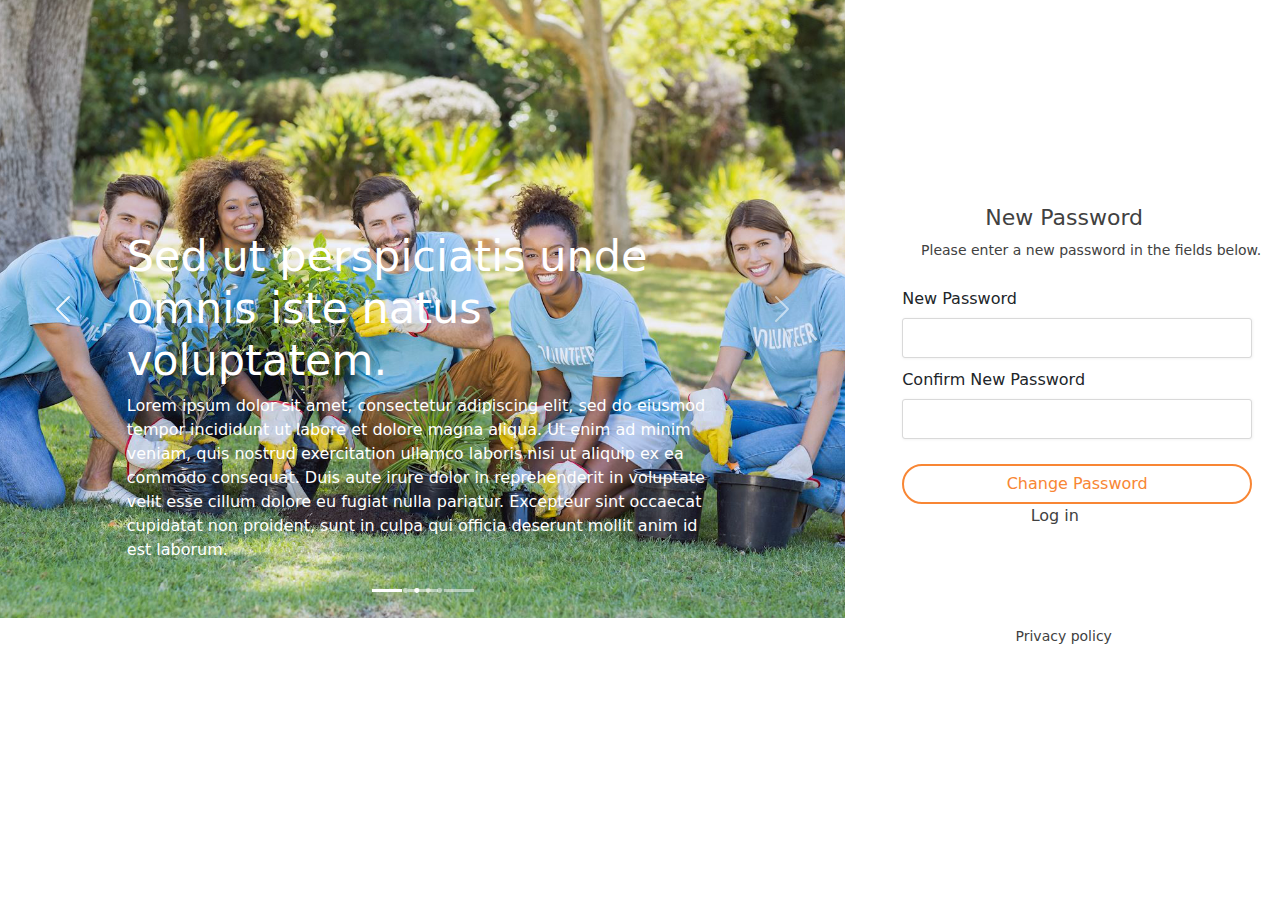
<file: newpass.html>
<!DOCTYPE html>
<html lang="en">
<head>
    <meta charset="UTF-8">
    <meta http-equiv="X-UA-Compatible" content="IE=edge">
    <link href="css/style.css" rel="stylesheet" type="text/css" />
    <link rel="stylesheet" href="css\bootstrap.min.css" />
    <script src="js\bootstrap.min.js"></script>
    <meta name="viewport" content="width=device-width, initial-scale=1.0">
    <title>NewPassword</title>
</head>
<body>
    <div class="container-fluid gb-0 gx-0">
        <div class="row">
          <div class="col-lg-8">
              <div id="carouselExampleCaptions" class="carousel slide">
                  <div class="carousel-indicators">
                    <button type="button" data-bs-target="#carouselExampleCaptions" data-bs-slide-to="0" class="active" aria-current="true" aria-label="Slide 1"></button>
                    <button type="button" data-bs-target="#carouselExampleCaptions" data-bs-slide-to="1" aria-label="Slide 2"></button>
                    <button type="button" data-bs-target="#carouselExampleCaptions" data-bs-slide-to="2" aria-label="Slide 3"></button>
                  </div>
                  <div class="carousel-inner">
                    <div class="carousel-item active">
                      <img src="images/Grow-Trees-On-the-path-to-environment-sustainability-login.png" class="d-block w-100" alt="...">
                      <div class="carousel-caption d-none d-md-block">
                        <h5 class="imageheader">Sed ut perspiciatis unde omnis iste natus voluptatem.</h5>
                        <p class="imagecontent">Lorem ipsum dolor sit amet, consectetur adipiscing elit, sed do eiusmod tempor incididunt ut labore et dolore magna aliqua. Ut enim ad minim veniam, quis nostrud exercitation ullamco laboris nisi ut aliquip ex ea commodo consequat. Duis aute irure dolor in reprehenderit in voluptate velit esse cillum dolore eu fugiat nulla pariatur. 
                          Excepteur sint occaecat cupidatat non proident, sunt in culpa qui officia deserunt mollit anim id est laborum.</p>
                      </div>
                    </div>
                    <div class="carousel-item">
                      <img src="images/Grow-Trees-On-the-path-to-environment-sustainability-login.png" class="d-block w-100" alt="...">
                      <div class="carousel-caption d-none d-md-block">
                        <h5 class="imageheader">Sed ut perspiciatis unde omnis iste natus voluptatem.</h5>
                        <p class="imagecontent">Lorem ipsum dolor sit amet, consectetur adipiscing elit, sed do eiusmod tempor incididunt ut labore et dolore magna aliqua. Ut enim ad minim veniam, quis nostrud exercitation ullamco laboris nisi ut aliquip ex ea commodo consequat. Duis aute irure dolor in reprehenderit in voluptate velit esse cillum dolore eu fugiat nulla pariatur.
                           Excepteur sint occaecat cupidatat non proident, sunt in culpa qui officia deserunt mollit anim id est laborum.</p>
                      </div>
                    </div>
                    <div class="carousel-item">
                      <img src="images/Grow-Trees-On-the-path-to-environment-sustainability-login.png" class="d-block w-100" alt="...">
                      <div class="carousel-caption d-none d-md-block">
                        <h5 class="imageheader">Sed ut perspiciatis unde omnis iste natus voluptatem.</h5>
                        <p class="imagecontent">Lorem ipsum dolor sit amet, consectetur adipiscing elit, sed do eiusmod tempor incididunt ut labore et dolore magna aliqua. Ut enim ad minim veniam, quis nostrud exercitation ullamco laboris nisi ut aliquip ex ea commodo consequat. Duis aute irure dolor in reprehenderit in voluptate velit esse cillum dolore eu fugiat nulla pariatur.
                           Excepteur sint occaecat cupidatat non proident, sunt in culpa qui officia deserunt mollit anim id est laborum.</p>
                      </div>
                    </div>
                  </div>
                  <button class="carousel-control-prev" type="button" data-bs-target="#carouselExampleCaptions" data-bs-slide="prev">
                    <span class="carousel-control-prev-icon" aria-hidden="true"></span>
                    <span class="visually-hidden">Previous</span>
                  </button>
                  <button class="carousel-control-next" type="button" data-bs-target="#carouselExampleCaptions" data-bs-slide="next">
                    <span class="carousel-control-next-icon" aria-hidden="true"></span>
                    <span class="visually-hidden">Next</span>
                  </button>
                </div>
          </div>
          <div class="col-lg-4">
            <div class="col-lg-12">
            <div class="NewPassword">
                <h3 class="fg">New Password</h3>
                <p>Please enter a new password in the fields below.</p>
                <div class="form-group">
					<label for="exampleInputEmail1">New Password</label>
					<input type="password" class="form-control form-control-sm">
				</div>
				<div class="form-group">
					<label for="exampleInputEmail1">Confirm New Password</label>
					<input type="password" class="form-control form-control-sm">
				</div>
				<button type="submit" class="loginbtn">Change Password</button>
                <br>
                <a href="index.html" class="ln">Log in</a>
                <h3 class="pp" id="pp2">Privacy policy</h3>
		 	</form>
		     
        </div>
              
              </div>
            </div>
          </div>
        </div>
      </div>
    
</body>
</html>
</file>
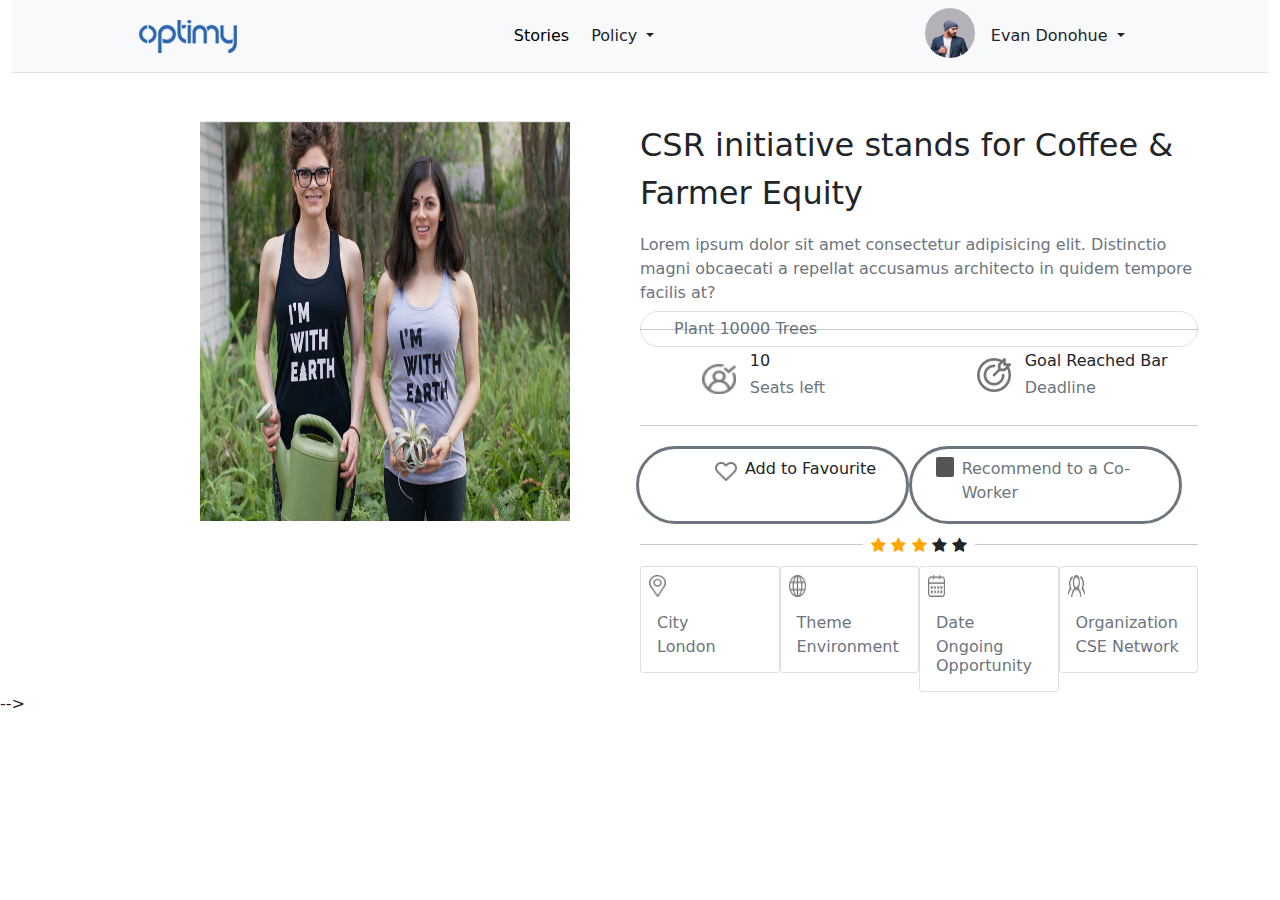
<file: Related_Mission_Page.html>
<!DOCTYPE html>
<html lang="en">

<head>
    <meta charset="UTF-8">
    <meta http-equiv="X-UA-Compatible" content="IE=edge">
    <meta name="viewport" content="width=device-width, initial-scale=1.0">
    <link rel="stylesheet" href="css\bootstrap.min.css" />
    <link href="css/style.css" rel="stylesheet" type="text/css" />
    <script src="js\bootstrap.min.js"></script>
    <link rel="stylesheet" href="https://cdnjs.cloudflare.com/ajax/libs/font-awesome/4.7.0/css/font-awesome.min.css">
    <title>Document</title>
</head>

<body>
    <div class="container-fluid">
        <nav class="navbar navbar-light bg-light border-bottom align-items-center justify-content-around">
            <a class="navbar-brand" id="CompanyLogo">
                <img src="images/logo.png" alt="logo" class="mw-100" />
            </a>
            <div class="d-flex">
                <button class="border-0 bg-transparent">Stories</button>
                <li class="nav-item dropdown" style="list-style: none">
                    <button class="nav-link dropdown-toggle border-0 bg-transparent dropdown-toggle p-3 text-dark"
                        id="navbarDropdown" role="button" data-bs-toggle="dropdown" aria-expanded="false">
                        Policy
                    </button>
                    <ul class="dropdown-menu" aria-labelledby="navbarDropdown">
                        <li><a class="dropdown-item" href="#">Volunteering</a></li>
                        <li><a class="dropdown-item" href="#">Sponsored</a></li>


                    </ul>
                </li>
            </div>
            <div class="d-flex">
                <img src="images/user-img.png" alt="avatar" class="rounded-circle" height="50" width="50" />
                <li class="nav-item dropdown" style="list-style: none">
                    <button
                        class="nav-link dropdown-toggle border-0 bg-transparent dropdown-toggle p-3 text-dark HideThisClass"
                        id="navbarDropdown" role="button" data-bs-toggle="dropdown" aria-expanded="false">
                        Evan Donohue
                    </button>
                    <ul class="dropdown-menu" aria-labelledby="navbarDropdown">
                        <li><a class="dropdown-item" href="#">Dashboard</a></li>
                        <li><a class="dropdown-item" href="#">My Account</a></li>
                        <li><a class="dropdown-item" href="#">Help Center</a></li>
                        <li><a class="dropdown-item" href="#">Log Out</a></li>

                    </ul>
                </li>
            </div>
        </nav>

        <div class="container d-flex mt-5">
            <div class="col-md-6 w-50 h-100">
                <img src="images/CSR-initiative-stands-for-Coffee--and-Farmer-Equity-4.png"
                    class="w-75 ps-5 d-block m-auto" style="height: 400px;" alt="">
                <div class="w-100 d-flex">

                </div>

            </div>

            <div>
                <p class="text-start font-class fs-2 ">CSR initiative stands for Coffee & Farmer Equity</p>
                <p class="text-muted">Lorem ipsum dolor sit amet consectetur adipisicing elit.
                    Distinctio magni obcaecati a repellat accusamus architecto in quidem tempore facilis at?</p>
                <hr class="mt-4">
                <p class="overlapping NewOverlapping border text-muted">Plant 10000 Trees</p>

                <div class="d-flex row NewClassForSeats mt-0 w-100 p-1">
                    <div class="col-6">
                        <div class="d-flex imageadjuster">
                            <div>
                                <img src="images/Seats-left.png" class="paddingclass" alt=""
                                    style="    width: 34px; height: 43px;" />
                            </div>
                            <div class="ps-70 newclass23">
                                <h6 class="fw-normal">10</h6>
                                <h6 class="fw-normal text-muted">Seats left</h6>
                            </div>
                        </div>
                    </div>
                    <div class="col-6">
                        <div class="d-flex imageadjuster paddingadjust">
                            <div>
                                <img src="images/mission.png" class="" style="padding-top: 7px;" alt="" />
                            </div>
                            <div class="ps-70 newclass23">
                                <h6 class="fw-normal">Goal Reached Bar</h6>
                                <h6 class="fw-normal text-muted">Deadline</h6>
                            </div>
                        </div>
                    </div>
                </div>
                <hr>


                <div class="d-flex row NewClassForSeats mt-0 w-100 p-1 ps-2">
                    <div class="col-6 border border-3 border-secondary rounded-pill">
                        <div class="d-flex imageadjuster p-2   pt-0 pb-0">
                            <div class="d-flex">
                                <img src="images/heart1.png" class="paddingclass" alt=""
                                    style="    width: 22px; height: 32px;" />
                                    <p class="text-center pt-2 ps-2">Add to Favourite</p>
                            </div>
                          
                        </div>
                    </div>
                    <div class="col-6 border border-3 border-secondary rounded-pill">
                        <div class="d-flex imageadjuster paddingadjust p-2 pt-0 pb-0 ms-1">
                            <div class="d-flex">
                                <div class="square mt-2"></div>
                                <p class="text-muted pt-2 ms-2 ">Recommend to a Co-Worker</p>
                            </div>
                        
                        </div>
                    </div>
                </div>

                <hr>
                <div class="starRating">
                    <div class="bg-white p-2">
                    
                        <span class="fa fa-star checked"></span>
                        <span class="fa fa-star checked"></span>
                        <span class="fa fa-star checked"></span>
                        <span class="fa fa-star"></span>
                        <span class="fa fa-star"></span>
                    </div>

                </div>

                <div>
                    <div class="card-deck d-flex">
                        <div class="card w-25 h-25">
                          <img class="card-img-top ResizerImg"  src="images/pin1.png"  alt="Card image cap">
                          <div class="card-body">
                            <h5 class="card-title text-muted fs-6">City</h5>
                            <h5 class="card-subtitle text-muted fs-6">London</h5>
                          </div>
                        </div>
                        <div class="card w-25 h-25">
                          <img class="card-img-top ResizerImg" src="images/web.png" alt="Card image cap">
                          <div class="card-body">
                            <h5 class="card-title text-muted  fs-6">Theme</h5>
                            <h5 class="card-subtitle text-muted fs-6">Environment</h5>
                           
                          </div>
                        </div>
                        <div class="card w-25 h-25">
                          <img class="card-img-top ResizerImg" src="images/calender.png" alt="Card image cap">
                          <div class="card-body text-muted ">
                            <h5 class="card-title  fs-6">Date</h5>
                            <h5 class="card-subtitle text-muted fs-6">Ongoing Opportunity</h5>
                          
                          </div>
                        </div>
                        <div class="card w-25 h-25">
                            <img class="card-img-top ResizerImg" src="images/organization.png" alt="Card image cap">
                            <div class="card-body text-muted">
                              <h5 class="card-title  fs-6">Organization</h5>
                              <h5 class="card-subtitle text-muted fs-6">CSE Network</h5>
                            
                            </div>
                          </div>
                      </div>
                </div>


            </div>

          


        </div>
    </div>


    <script src="https://code.jquery.com/jquery-3.2.1.slim.min.js"
        integrity="sha384-KJ3o2DKtIkvYIK3UENzmM7KCkRr/rE9/Qpg6aAZGJwFDMVNA/GpGFF93hXpG5KkN"
        crossorigin="anonymous"></script>
    <script src="js/LandingPage.js"></script>
    <script src="https://cdn.jsdelivr.net/npm/bootstrap@5.3.0-alpha1/dist/js/bootstrap.bundle.min.js"
        integrity="sha384-w76AqPfDkMBDXo30jS1Sgez"></script> -->


</body>

</html>
</file>
<file: css/style.css>
#carouselExampleSlidesOnly{
    height: 100vh;
}

.carousel-inner,.carousel-item,.d-block{
    height: 100%;
}

.LogIn{

    margin-top: 38%;
    margin-left: 10%;
    
}


.mail{
    text-align: left;
    letter-spacing: 0px;
    font-weight: normal;
    color: #414141;
    font-size: 16px;
}
.mna a{
   color:  #2B64B1;
}

.lnk1{
    font-weight: normal;
}

.lyp{
    padding-left: 25%;
   
}

.mna{
    margin-top: 10px;
    padding-left: 30px;
    justify-content: center;
}
.LogIn input{
    width: 350px;
    height: 40px;
    background: #FFFFFF 0% 0% no-repeat padding-box;
     box-shadow: 0.97px 0.26px 3px #0000000D;
    border: 1px solid #D9D9D9;
    border-radius: 3px;
    opacity: 1;
}

.pw{
    padding-top: 10px;
}

.pp{
    margin-top: 100px;
    margin-left: 30%;
    font-weight: normal;
    font-size: 14px;
    text-align: left;
    letter-spacing: 0px;
    color: #414141;
}

.loginbtn{
    width: 350px;
    height: 40px;
    margin-top: 25px;
    background: #F8863400 0% 0% no-repeat padding-box;
    border: 2px solid #F88634;
    color: #F88634;
    border-radius: 24px;
    opacity: 1;
}

.link{
    text-decoration: none;
    color: #414141;
    opacity: 1; 
}

.imagecontent{
    text-align: left;
    letter-spacing: 0px;
   color: #FFFFFF;
   opacity: 1;
   font-size: 16px;
}

.imageheader{
    text-align: left;
    letter-spacing: 0px;
    color: #FFFFFF;
    opacity: 1;
    font-size: 43px;
}



/* Forgot Password */

.ForgotPassword{

    margin-top: 38%;
    margin-left: 10%;
   
}

.fg{
    font-size: 22px;
    font-weight: normal;
    margin-left: 22%;
    color: #414141;
}

.ForgotPassword p{
    font-size: 14px;
    letter-spacing: 0px;
    color: #414141;
    opacity: 1;
}

.ForgotPassword input{
    width: 350px;
    height: 40px;
    background: #FFFFFF 0% 0% no-repeat padding-box;
     box-shadow: 0.97px 0.26px 3px #0000000D;
    border: 1px solid #D9D9D9;
    border-radius: 3px;
    opacity: 1;


}

.ForgotPassword a{
    font-size: 14px;
    color: #414141;
    text-decoration: none;
    margin-top: 10%;
    margin-left: 35%;
}

.registration{
    margin-top: 13%;
    margin-left: 7%;
}

.registration label{
    background: transparent url('img/Email* copy 6.png') 0% 0% no-repeat padding-box;
    opacity: 1;
    font-size: 13px;
}

.registration input{
    width: 350px;
    height: 40px;
}

.Submitbtn{
    width: 350px;
    height: 40px;
    margin-top: 5px;
    background: #F8863400 0% 0% no-repeat padding-box;
    border: 2px solid #F88634;
    color: #F88634;
    border-radius: 24px;
    opacity: 1;

}

.fght{
    text-decoration: none;
    font-size: 15px;
    width: 129px;
    color: #414141;
    background: transparent url('img/lost.png') 0% 0% no-repeat padding-box;
    margin-left: 24%;
    padding-top: 4%;
    opacity: 1;
}

.alredyreg{
    text-decoration: none;
    margin-left: 15%;
    font-size: 15px;
    width: 129px;
    color: #414141;
    background: transparent url('img/lost.png') 0% 0% no-repeat padding-box;
}

.alredyreg span{
    color: #2B64B1;
}

.pp1{

    margin-top: 18px;
    margin-left: 30%;
    font-weight: normal;
    font-size: 14px;
    text-align: left;
    letter-spacing: 0px;
    color: #414141;

}

.NewPassword{
    margin-top: 50%;
    margin-left: 8%;
}

.NewPassword input{
    width: 350px;
    height: 40px;
    background: #FFFFFF 0% 0% no-repeat padding-box;
    box-shadow: 0.97px 0.26px 3px #0000000D;
    border: 1px solid #D9D9D9;
    border-radius: 3px;
}

.NewPassword label{
    font-size: 16px;
    padding-bottom: 7px;
    padding-top: 10px;
}

.NewPassword p{

    font-size: 14px;
    letter-spacing: 0px;
    color: #414141;
    opacity: 1;
    margin-left: 5%;

}

.ln{
    text-decoration: none;
    color: #414141;
    margin-left: 34%;
}

.ddown{
    padding: 4px;
    border-width: 0.1px;
    border-color: #777;
}
.ddown option{
    margin: 4px;
    padding: 20px;
}

@media screen and (min-width: 768px) and (max-width: 1023px) {

   .LogIn{
    margin-top: 7%;
    margin-left: 34%;
   }

   .lyp{
    padding-left: 17%;
   }

   .pp{
    margin-top: 50px;
    margin-left: 22%;
    margin-bottom: 40px;

   }

   .ForgotPassword{
    margin-top: 8%;
    margin-left: 30%;

   }

   .ForgotPassword p{
     width: 350px;

   }

   .fg{
    margin-left: 15%;
   }
   .ForgotPassword a{
    margin-left: 25%;
   }

   .loginbtn{
    margin-top: 1%;
   }
   .registration{
    margin-top: 6%;
    margin-left: 30%;
   }

   .pp1{
    margin-left: 22%;
    margin-bottom: 19px;
   }

   .fght{
    margin-left: 20%;
    font-size: 14px;
   }

   .alredyreg{
    margin-left: 13%;
   }

   .NewPassword{
    margin-top: 2%;
    margin-left: 32%;
   }

   .ln{
    margin-left: 23%;
   }

   #pp2{
     margin-left: 20%;
   }
   


}




@media screen and (min-width: 360px) and (max-width: 767px){

    .LogIn{
        margin-top: 7%;
        margin-left: 15%;
       }
    
       .lyp{
        padding-left: 17%;
       }
    
       .pp{
        margin-top: 30px;
        margin-left: 23%;
        margin-bottom: 40px;
    
       }

       .LogIn input{
        width: 250px;
        height: 30px;
    }

    .loginbtn{
        width: 250px;
        height: 30px;
        margin-top: 10px;
        
    }
    .mail{
        font-size: 15px;
    }
    .link{
        font-size: 15px;
    }
    .mna h{
        font-size: 13.4px;
    }

    .mna{
        margin-top: 10px;
        padding-left: 0px;
       
        
    }


    .ForgotPassword{
        margin-top: 8%;
        margin-left: 15%;
    
       }
    
       .ForgotPassword p{
         width: 250px;
    
       }

       .ForgotPassword input{
        width: 250px;
        height: 30px;
       }
    
       .fg{
        margin-left: 18%;
       }
       .ForgotPassword a{
        margin-left: 30%;
       }
    
       .loginbtn{
        margin-top: 1%;
        font-size: 14px;
       }
       .fg{
        font-size: 16px;
       }

       .registration{
        margin-top: 6%;
        margin-left: 20%;
       }

       .registration input{
        width: 250px;
        height: 30px;
       }
    
       .pp1{
        margin-left: 22%;
        margin-bottom: 19px;
        font-size: 13.5px;
       }
    
       .fght{
        margin-left: 22%;
        font-size: 12px;
       }
    
       .alredyreg{
        font-size: 12px;
        margin-left: 14%;
       }

       .Submitbtn{
        width: 250px;
        height: 30px;

       }

       .NewPassword{
        margin-top: 2%;
       }

       .NewPassword{
        margin-top: 5%;
        margin-left: 15%;
       }

       .NewPassword input{
        width: 250px;
        height: 30px;

       }

       .NewPassword label{
        font-size: 12px;

       }

       .NewPassword Button{
        font-size: 12px;

       }

       .NewPassword a{
        font-size: 12px;

       }
    
       .ln{
        margin-left: 23%;
       }
    
       #pp2{
         margin-left: 20%;
       }
       .fg{
        font-size: 15px;
       }

       .NewPassword p{
        width: 250px;
       }

       .NewPassword a{

       margin-left: 30%;
       }
       
      

}

/* //Landing Page */

.NavBarClass{
    margin-left:450px;
}
.NavBarClass a {
        text-align: left;
        letter-spacing: 0px;
        color: #333333;
        font-size:16px;
        opacity: 1;

}

.navbar-light .navbar-nav .nav-link {
    color: #333333;
}

.Stories{
    margin-top: 13px;
}
.Policy{
    margin-top: 13px;
}

.Avtar{
    margin-left:inherit;
}

.row2{
    display: inline;
}

#FilterDiv{
    margin: 10px;
    border-radius: 15px;
    padding-left: 3px;
    padding: 5px;
    font-size: 12px;
    
}

.HoverClass:hover{
    color: white;
    background-color: #F88634;
    
}

.backgroundcolor{
    background-color:#F5F5F5;
}


.fontsizeofhtag{
    font-size: 1rem;
}
.paddingclass{
    padding-top: 13px;
}

.newclass23{
    padding-left: 14px;

}

.imageadjuster{
    margin-left: 23%;
}

.navbar-brand input{
    margin-left: 8px;
    width: 200%;
    height: 40px;
}

.NewClassForHeight{
    height: 80px;
}

.SearchLanding{
    margin-left: 40%;
}
.SearchLanding input{
    outline: none;
}

.Applybtn{
    padding: 8px;
    border-radius: 23px;
    margin-left: 27%;
    width: 40%;
}
.Iconclass{
    display: table-caption;
    margin-top: -250px;
    margin-left: 250px;
}
.borderclassForIcon{
    padding: 12px;
    background: black;
    opacity: 0.6;
    border-radius: 30px;
}
.LocationClass{
    background-color: #333333;
}


@media screen and (min-width: 768px) and (max-width: 2560px){
    #res-dropdown{
        margin-right: 100px;
    }

}


@media screen and (min-width: 473px) and (max-width: 767px){

  #CompanyLogo{
    display: none;
  }

  
.navbar-brand input{
    margin-left: 0px;
    width: 100%;
    height: 20px;
}
.NewClassForHeight{
    height: 40px;
    
}
.SearchLanding{
    margin-left: 10%;
}

#res-dropdown{
    margin-top: 20px;
    margin-left: 10%;
}
.cardPadding{
    padding-top: 65px;
}



}


@media screen and (min-width: 411px) and (max-width: 472px){

    #CompanyLogo{
      display: none;
    }
  
    
  .navbar-brand input{
      margin-left: 0px;
      width: 100%;
      height: 20px;
  }
  .NewClassForHeight{
      height: 40px;
  }
  .SearchLanding{
      margin-left: 10%;
  }
  
  #res-dropdown{
      margin-top: 20px;
      margin-left: 0%;
  }
  .cardPadding{
    padding-top: 65px;
}
  
  
  }


  @media screen and (min-width: 375px) and (max-width: 410px){

    #CompanyLogo{
      display: none;
    }
  
    
  .navbar-brand input{
      margin-left: 0px;
      width: 100%;
      height: 20px;
  }
  .NewClassForHeight{
      height: 40px;
  }
  .SearchLanding{
      margin-left: 10%;
  }
  
  #res-dropdown{
      margin-top: 20px;
      margin-left: 0%;
  }
  .cardPadding{
    padding-top: 65px;
}

  /* #Country{
    width: 20%;
  } */
  
  
  }

  @media screen and (min-width: 360px) and (max-width: 374px){

    #CompanyLogo{
      display: none;
    }
  
    
  .navbar-brand input{
      margin-left: 0px;
      width: 100%;
      height: 20px;
  }
  .NewClassForHeight{
      height: 40px;
  }
  .SearchLanding{
      margin-left: 10%;
  }
  
  #res-dropdown{
      margin-top: 20px;
      margin-left: 0%;
  }
  .cardPadding{
    padding-top: 65px;
}
  /* #Country{
    width: 20%;
  } */

  .HideThisClass{
    display: none;
  }
  
  
  }

  .font-class{
    font-weight: 300;
    font-size: 32px;
  }

  .NewOverlapping{
    margin-top: -35px;
   
    margin-bottom: 0px;
    border-color: blue;
    padding: 33px;
    padding-bottom: 5px;
    padding-top: 5px;
    border-radius: 20px;
   
  }

  .square {
    height: 20px;
    width: 20px;
    background-color: #555;
    border-radius: 2px;
  }

  .bd{
    border-radius: 2px;
    border: #414141;

  }

  .border-primary{
    border-color: #757575;
  }
  .checked {
    color: orange;
  }

  .starRating{
    position: relative;
    margin-top: -35px;
    display: flex;
    justify-content: center;
  }

  .ResizerImg{
    width: 25px;
    height: 30px;
    padding-left: 8px;
    padding-top: 8px;
  }
</file>
<file: css/mission_landing_page.css>
.card-title {
    border: 1px solid lightgray;
    margin-top: -30px;
    background: white;
    width: fit-content;
    border-radius: 30PX;
    border-color: white;
    padding-left: 20px;
    padding-top: 5px;
    padding-right: 20px;
    color: gray;
}
.DateTime-title {
    border: 1px solid lightgray;
    margin-top: -30px;
    background: white;
    width: fit-content;
    border-radius: 30PX;
    border-color: gray;
    padding-left: 20px;
    padding-top: 2px;
    padding-right: 20px;
    color: gray;
    z-index: 1;
}
.pin {
    position: absolute;
    top: 10px;
    right: 0px;
    background-color: rgba(0, 0, 0, 0.604);
    border-radius: 50px;
    padding: 5px 15px;
    color: white;
    }
.favourite {
    position: absolute;
    bottom: 42px;
    right: 2px;
    background-color: rgba(0, 0, 0, 0.604);
    border-radius: 50px;
    color: white;
    max-width: 40px;
    max-height: 40px;
    padding: 7px;
    }
.adduser {
    position: absolute;
    bottom: 2px;
    right: 2px;
    background-color: rgba(0, 0, 0, 0.604);
    border-radius: 50px;
    max-width: 40px;
    max-height: 40px;
    color: white;
    padding: 7px;
    }
.mission-image{
    position:relative;
    }
@media screen and (max-width : 768px) {
    #chumantar{
        display: none;
    }
}
/* Card vala */
.filter-list {
     margin-top: 5px;
     border: 1px solid gray;
     flex-direction: row;
     width: fit-content;
     background-color: white;
     border-radius: 20px;
     color: #000;
     cursor: pointer;
     }
.filter-close-button {
     background-color: transparent;
     border: none;
     cursor: pointer;
     font-size: 18px;
     margin-left: 5px;
     color: #888;
}
</file>
